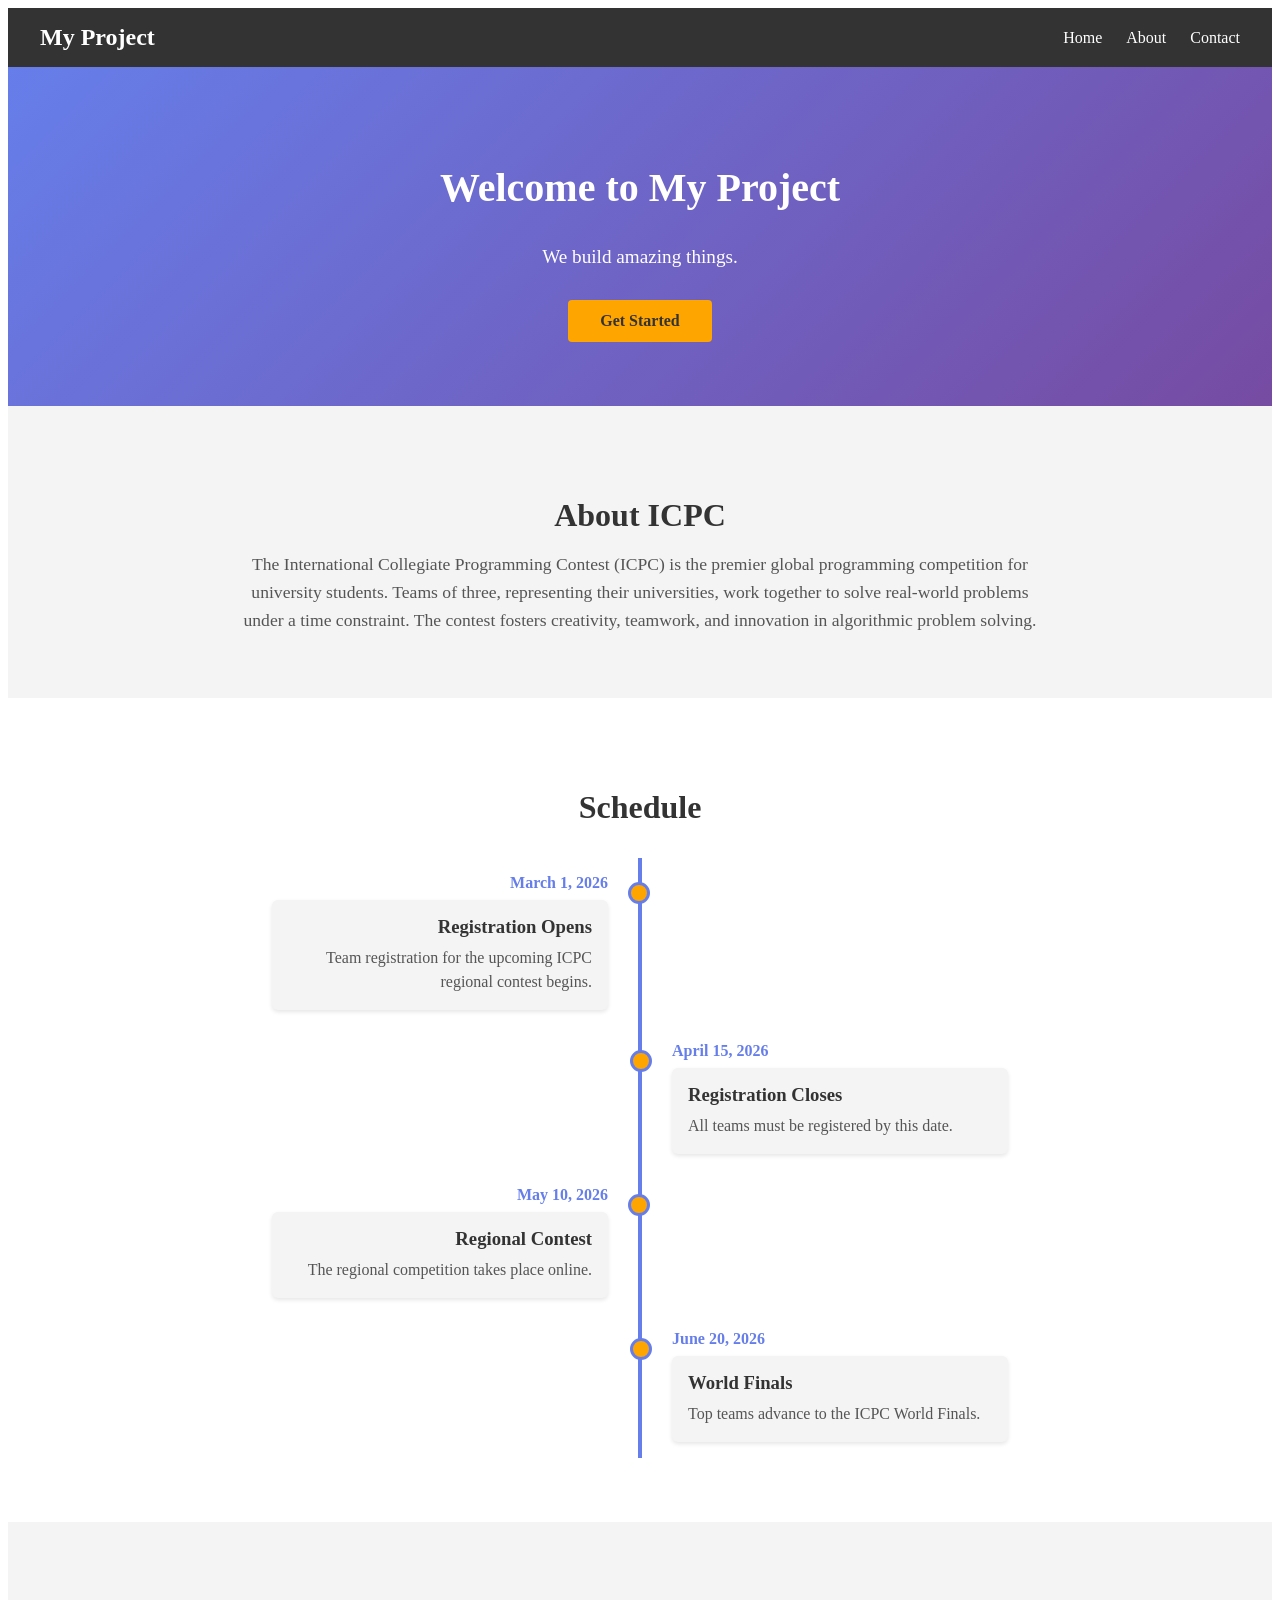
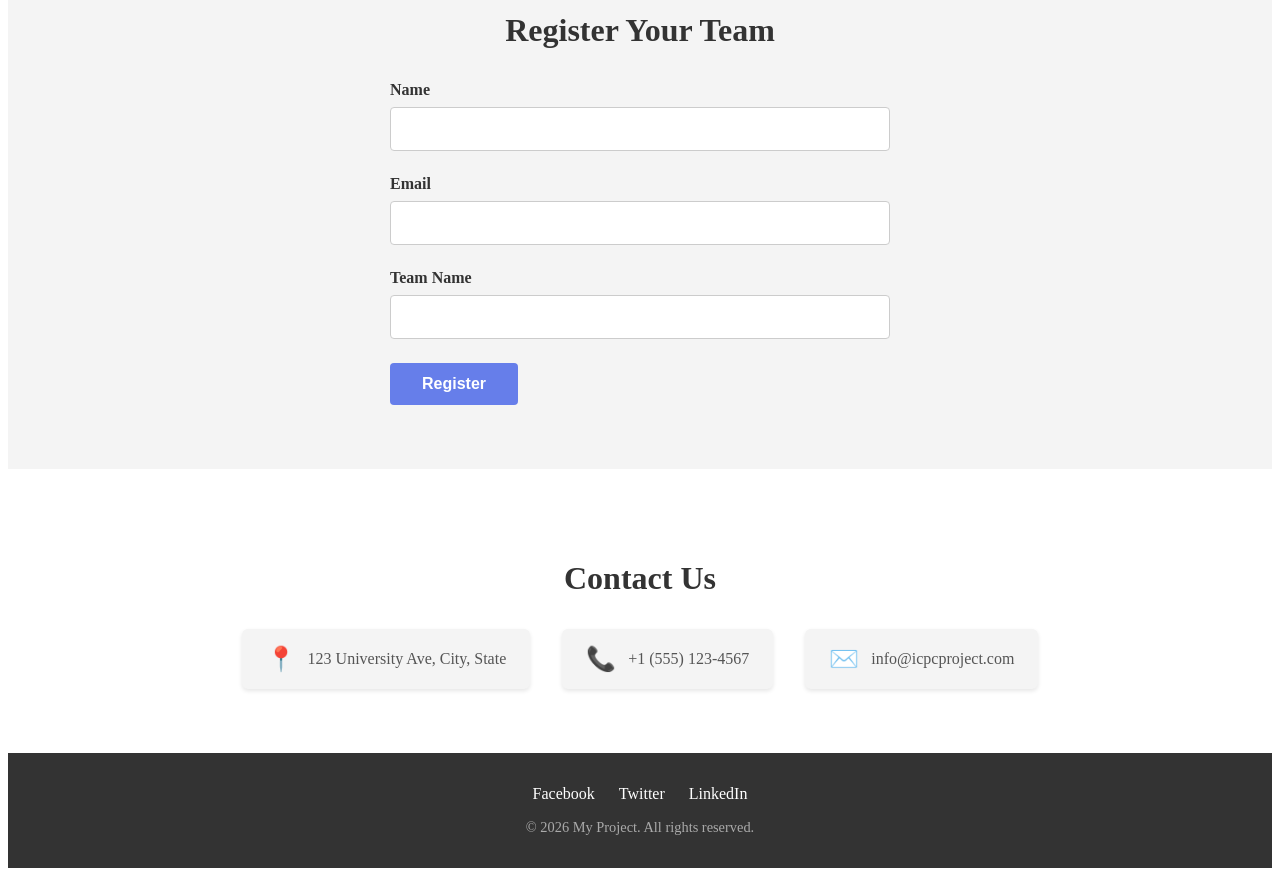
<file: index.html>
<!DOCTYPE html>
<html lang="en">
<head>
    <meta charset="UTF-8">
    <meta name="viewport" content="width=device-width, initial-scale=1.0">
    <meta name="description" content="ICPC project website - International Collegiate Programming Contest information, schedule, and team registration.">
    <meta name="keywords" content="ICPC, programming contest, collegiate, competition, registration, schedule">
    <meta property="og:title" content="My Project - ICPC">
    <meta property="og:description" content="ICPC project website - International Collegiate Programming Contest information, schedule, and team registration.">
    <meta property="og:type" content="website">
    <meta property="og:url" content="https://example.com">
    <meta property="og:image" content="https://example.com/favicon.ico">
    <link rel="icon" href="favicon.ico" type="image/x-icon">
    <title>My Project</title>
    <link rel="stylesheet" href="style.css">
</head>
<body>
    <header>
        <div class="logo">My Project</div>
        <nav>
            <ul>
                <li><a href="#">Home</a></li>
                <li><a href="#">About</a></li>
                <li><a href="#">Contact</a></li>
            </ul>
        </nav>
    </header>
    <section class="hero">
        <h1>Welcome to My Project</h1>
        <p>We build amazing things.</p>
        <a href="#" class="cta-button">Get Started</a>
    </section>
    <section class="about-icpc">
        <div class="container">
            <h2>About ICPC</h2>
            <p>The International Collegiate Programming Contest (ICPC) is the premier global programming competition for university students. Teams of three, representing their universities, work together to solve real-world problems under a time constraint. The contest fosters creativity, teamwork, and innovation in algorithmic problem solving.</p>
        </div>
    </section>
    <section class="schedule">
        <div class="container">
            <h2>Schedule</h2>
            <div class="timeline">
                <div class="timeline-item">
                    <div class="timeline-date">March 1, 2026</div>
                    <div class="timeline-content">
                        <h3>Registration Opens</h3>
                        <p>Team registration for the upcoming ICPC regional contest begins.</p>
                    </div>
                </div>
                <div class="timeline-item">
                    <div class="timeline-date">April 15, 2026</div>
                    <div class="timeline-content">
                        <h3>Registration Closes</h3>
                        <p>All teams must be registered by this date.</p>
                    </div>
                </div>
                <div class="timeline-item">
                    <div class="timeline-date">May 10, 2026</div>
                    <div class="timeline-content">
                        <h3>Regional Contest</h3>
                        <p>The regional competition takes place online.</p>
                    </div>
                </div>
                <div class="timeline-item">
                    <div class="timeline-date">June 20, 2026</div>
                    <div class="timeline-content">
                        <h3>World Finals</h3>
                        <p>Top teams advance to the ICPC World Finals.</p>
                    </div>
                </div>
            </div>
        </div>
    </section>
    <section class="registration">
        <div class="container">
            <h2>Register Your Team</h2>
            <form id="registrationForm">
                <div class="form-group">
                    <label for="name">Name</label>
                    <input type="text" id="name" name="name" required>
                </div>
                <div class="form-group">
                    <label for="email">Email</label>
                    <input type="email" id="email" name="email" required>
                </div>
                <div class="form-group">
                    <label for="team">Team Name</label>
                    <input type="text" id="team" name="team" required>
                </div>
                <button type="submit" class="submit-btn">Register</button>
            </form>
        </div>
    </section>
    <section class="contact">
        <div class="container">
            <h2>Contact Us</h2>
            <div class="contact-info">
                <div class="contact-item">
                    <span class="contact-icon">📍</span>
                    <p>123 University Ave, City, State</p>
                </div>
                <div class="contact-item">
                    <span class="contact-icon">📞</span>
                    <p>+1 (555) 123-4567</p>
                </div>
                <div class="contact-item">
                    <span class="contact-icon">✉️</span>
                    <p>info@icpcproject.com</p>
                </div>
            </div>
        </div>
    </section>
    <footer>
        <div class="container">
            <div class="footer-content">
                <div class="footer-links">
                    <a href="#" class="social-link">Facebook</a>
                    <a href="#" class="social-link">Twitter</a>
                    <a href="#" class="social-link">LinkedIn</a>
                </div>
                <p class="copyright">&copy; 2026 My Project. All rights reserved.</p>
            </div>
        </div>
    </footer>
    <script src="script.js"></script>
</body>
</html>
</file>
<file: style.css>
/* Header styles */
header {
    display: flex;
    justify-content: space-between;
    align-items: center;
    padding: 1rem 2rem;
    background-color: #333;
    color: #fff;
}

.logo {
    font-size: 1.5rem;
    font-weight: bold;
}

nav ul {
    list-style: none;
    display: flex;
    gap: 1.5rem;
    margin: 0;
    padding: 0;
}

nav a {
    color: #fff;
    text-decoration: none;
    transition: color 0.3s;
}

nav a:hover {
    color: #ffa500;
}

/* Hero section */
.hero {
    display: flex;
    flex-direction: column;
    align-items: center;
    justify-content: center;
    padding: 4rem 2rem;
    background: linear-gradient(135deg, #667eea 0%, #764ba2 100%);
    color: #fff;
    text-align: center;
}

.hero h1 {
    font-size: 2.5rem;
    margin-bottom: 1rem;
}

.hero p {
    font-size: 1.2rem;
    margin-bottom: 2rem;
    max-width: 600px;
}

.cta-button {
    display: inline-block;
    padding: 0.75rem 2rem;
    background-color: #ffa500;
    color: #333;
    text-decoration: none;
    border-radius: 4px;
    font-weight: bold;
    transition: background-color 0.3s;
}

.cta-button:hover {
    background-color: #ff8c00;
}

.container {
    max-width: 1100px;
    margin: 0 auto;
    padding: 0 1rem;
}

.about-icpc {
    padding: 4rem 2rem;
    background-color: #f4f4f4;
    text-align: center;
}

.about-icpc h2 {
    font-size: 2rem;
    margin-bottom: 1rem;
    color: #333;
}

.about-icpc p {
    font-size: 1.1rem;
    line-height: 1.6;
    max-width: 800px;
    margin: 0 auto;
    color: #555;
}

/* Schedule / Timeline section */
.schedule {
    padding: 4rem 2rem;
    background-color: #fff;
    text-align: center;
}

.schedule h2 {
    font-size: 2rem;
    margin-bottom: 2rem;
    color: #333;
}

.timeline {
    position: relative;
    max-width: 800px;
    margin: 0 auto;
    padding: 0;
}

.timeline::before {
    content: '';
    position: absolute;
    left: 50%;
    top: 0;
    bottom: 0;
    width: 4px;
    background: #667eea;
    transform: translateX(-50%);
}

.timeline-item {
    position: relative;
    width: 50%;
    padding: 1rem 2rem;
    box-sizing: border-box;
}

.timeline-item:nth-child(odd) {
    left: 0;
    text-align: right;
}

.timeline-item:nth-child(even) {
    left: 50%;
    text-align: left;
}

.timeline-date {
    font-weight: bold;
    color: #667eea;
    margin-bottom: 0.5rem;
}

.timeline-content {
    background: #f4f4f4;
    padding: 1rem;
    border-radius: 6px;
    box-shadow: 0 2px 4px rgba(0,0,0,0.1);
}

.timeline-content h3 {
    margin: 0 0 0.5rem 0;
    color: #333;
}

.timeline-content p {
    margin: 0;
    color: #555;
    line-height: 1.5;
}

.timeline-item::before {
    content: '';
    position: absolute;
    top: 1.5rem;
    width: 16px;
    height: 16px;
    background: #ffa500;
    border: 3px solid #667eea;
    border-radius: 50%;
    z-index: 1;
}

.timeline-item:nth-child(odd)::before {
    right: -10px;
}

.timeline-item:nth-child(even)::before {
    left: -10px;
}

/* Registration section */
.registration {
    padding: 4rem 2rem;
    background-color: #f4f4f4;
    text-align: center;
}

.registration h2 {
    font-size: 2rem;
    margin-bottom: 2rem;
    color: #333;
}

.registration form {
    max-width: 500px;
    margin: 0 auto;
    text-align: left;
}

.form-group {
    margin-bottom: 1.5rem;
}

.form-group label {
    display: block;
    margin-bottom: 0.5rem;
    font-weight: bold;
    color: #333;
}

.form-group input {
    width: 100%;
    padding: 0.75rem;
    border: 1px solid #ccc;
    border-radius: 4px;
    font-size: 1rem;
    box-sizing: border-box;
}

.form-group input:focus {
    outline: none;
    border-color: #667eea;
    box-shadow: 0 0 0 2px rgba(102,126,234,0.2);
}

.submit-btn {
    display: inline-block;
    padding: 0.75rem 2rem;
    background-color: #667eea;
    color: #fff;
    border: none;
    border-radius: 4px;
    font-size: 1rem;
    font-weight: bold;
    cursor: pointer;
    transition: background-color 0.3s;
}

.submit-btn:hover {
    background-color: #5a67d8;
}

/* Contact section */
.contact {
    padding: 4rem 2rem;
    background-color: #fff;
    text-align: center;
}

.contact h2 {
    font-size: 2rem;
    margin-bottom: 2rem;
    color: #333;
}

.contact-info {
    display: flex;
    flex-wrap: wrap;
    justify-content: center;
    gap: 2rem;
    max-width: 800px;
    margin: 0 auto;
}

.contact-item {
    display: flex;
    align-items: center;
    gap: 0.75rem;
    background: #f4f4f4;
    padding: 1rem 1.5rem;
    border-radius: 6px;
    box-shadow: 0 2px 4px rgba(0,0,0,0.1);
}

.contact-icon {
    font-size: 1.5rem;
}

.contact-item p {
    margin: 0;
    color: #555;
    font-size: 1rem;
}

/* Footer */
footer {
    background-color: #333;
    color: #fff;
    padding: 2rem 0;
    text-align: center;
}

.footer-content {
    display: flex;
    flex-direction: column;
    align-items: center;
    gap: 1rem;
}

.footer-links {
    display: flex;
    gap: 1.5rem;
}

.social-link {
    color: #fff;
    text-decoration: none;
    font-size: 1rem;
    transition: color 0.3s;
}

.social-link:hover {
    color: #ffa500;
}

.copyright {
    margin: 0;
    font-size: 0.9rem;
    color: #aaa;
}

/* Responsive design – tablet and below */
@media (max-width: 768px) {
    header {
        flex-direction: column;
        padding: 1rem;
    }

    .logo {
        margin-bottom: 0.5rem;
    }

    nav ul {
        flex-wrap: wrap;
        justify-content: center;
        gap: 1rem;
    }

    .hero {
        padding: 3rem 1rem;
    }

    .hero h1 {
        font-size: 2rem;
    }

    .hero p {
        font-size: 1rem;
    }

    .container {
        padding: 0 0.5rem;
    }

    .about-icpc {
        padding: 3rem 1rem;
    }

    .about-icpc h2 {
        font-size: 1.75rem;
    }

    .about-icpc p {
        font-size: 1rem;
    }

    .schedule {
        padding: 3rem 1rem;
    }

    .schedule h2 {
        font-size: 1.75rem;
    }

    .timeline::before {
        left: 20px;
    }

    .timeline-item {
        width: 100%;
        padding: 1rem 1rem 1rem 3rem;
        text-align: left !important;
        left: 0 !important;
    }

    .timeline-item::before {
        left: 12px !important;
        right: auto !important;
    }

    .registration {
        padding: 3rem 1rem;
    }

    .registration form {
        max-width: 100%;
    }

    .contact {
        padding: 3rem 1rem;
    }

    .contact-info {
        flex-direction: column;
        align-items: center;
    }

    .contact-item {
        width: 100%;
        max-width: 400px;
    }

    footer {
        padding: 1.5rem 1rem;
    }

    .footer-links {
        flex-direction: column;
        gap: 0.75rem;
    }
}

/* Responsive design – mobile phones */
@media (max-width: 480px) {
    header {
        padding: 0.75rem;
    }

    .logo {
        font-size: 1.25rem;
    }

    nav ul {
        gap: 0.75rem;
    }

    .hero {
        padding: 2rem 1rem;
    }

    .hero h1 {
        font-size: 1.75rem;
    }

    .hero p {
        font-size: 0.95rem;
    }

    .cta-button {
        padding: 0.6rem 1.5rem;
        font-size: 0.95rem;
    }

    .about-icpc {
        padding: 2rem 1rem;
    }

    .about-icpc h2 {
        font-size: 1.5rem;
    }

    .about-icpc p {
        font-size: 0.95rem;
    }

    .schedule {
        padding: 2rem 1rem;
    }

    .schedule h2 {
        font-size: 1.5rem;
    }

    .timeline-item {
        padding: 0.75rem 0.75rem 0.75rem 2.5rem;
    }

    .timeline-content {
        padding: 0.75rem;
    }

    .registration {
        padding: 2rem 1rem;
    }

    .registration h2 {
        font-size: 1.5rem;
    }

    .form-group input {
        padding: 0.6rem;
        font-size: 0.95rem;
    }

    .submit-btn {
        padding: 0.6rem 1.5rem;
        font-size: 0.95rem;
    }

    .contact {
        padding: 2rem 1rem;
    }

    .contact h2 {
        font-size: 1.5rem;
    }

    .contact-item {
        padding: 0.75rem 1rem;
    }

    footer {
        padding: 1rem;
    }

    .copyright {
        font-size: 0.8rem;
    }
}
</file>
